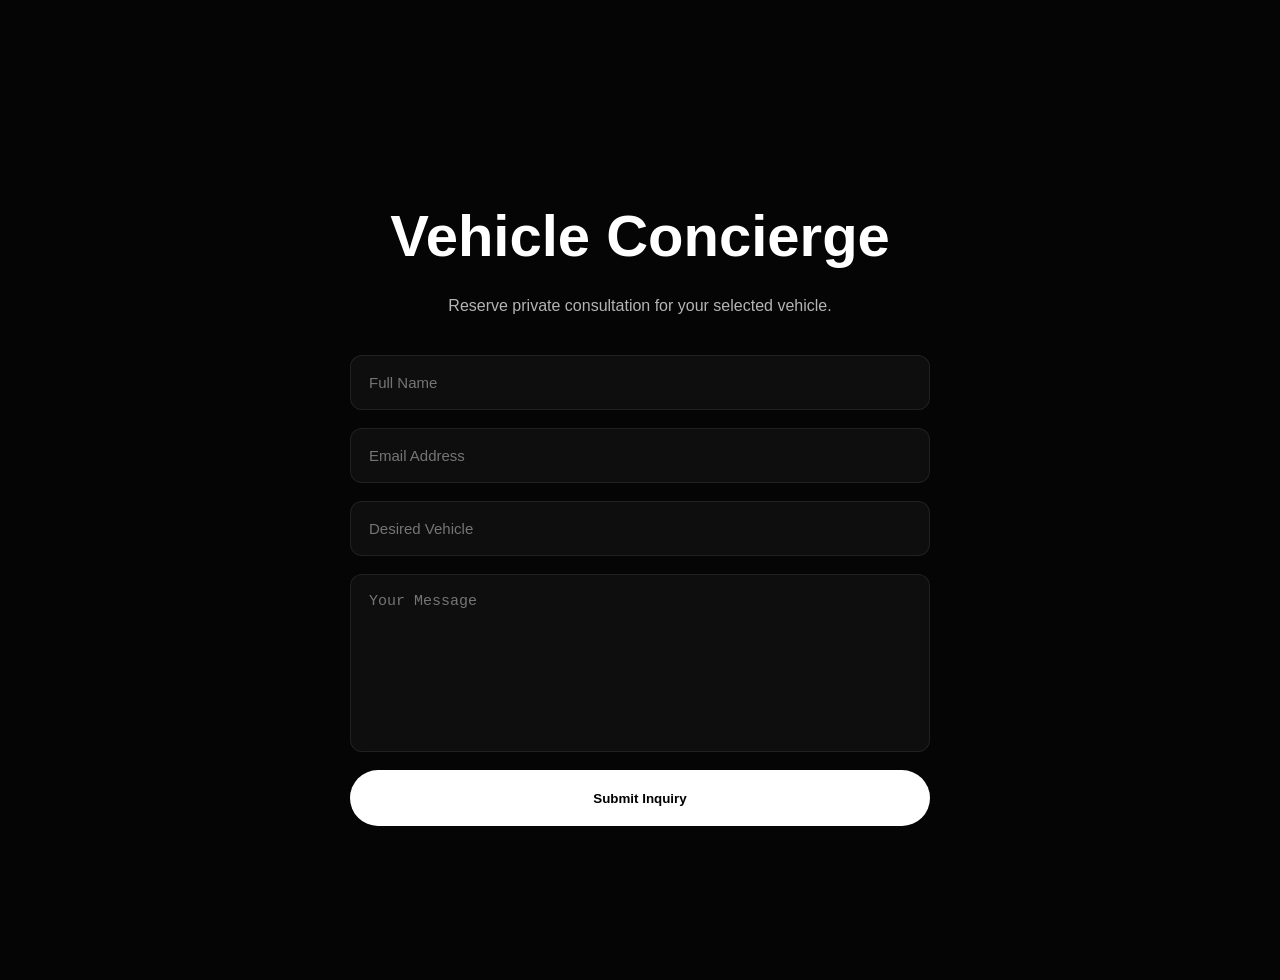
<file: contact.html>
<!DOCTYPE html>
<html lang="en">

<head>

<meta charset="UTF-8">

<meta name="viewport" content="width=device-width, initial-scale=1.0">

<title>Concierge</title>

<link rel="stylesheet" href="style.css">

</head>

<body class="concierge-page">

<section class="concierge-section">

    <h1>Vehicle Concierge</h1>

    <p>
        Reserve private consultation for your selected vehicle.
    </p>

    <form class="concierge-form">

        <input type="text"
               placeholder="Full Name"
               required>

        <input type="email"
               placeholder="Email Address"
               required>

        <input type="text"
               placeholder="Desired Vehicle"
               required>

        <textarea placeholder="Your Message"
                  required></textarea>

        <button type="submit">
            Submit Inquiry
        </button>

    </form>

</section>

</body>

</html>
</file>
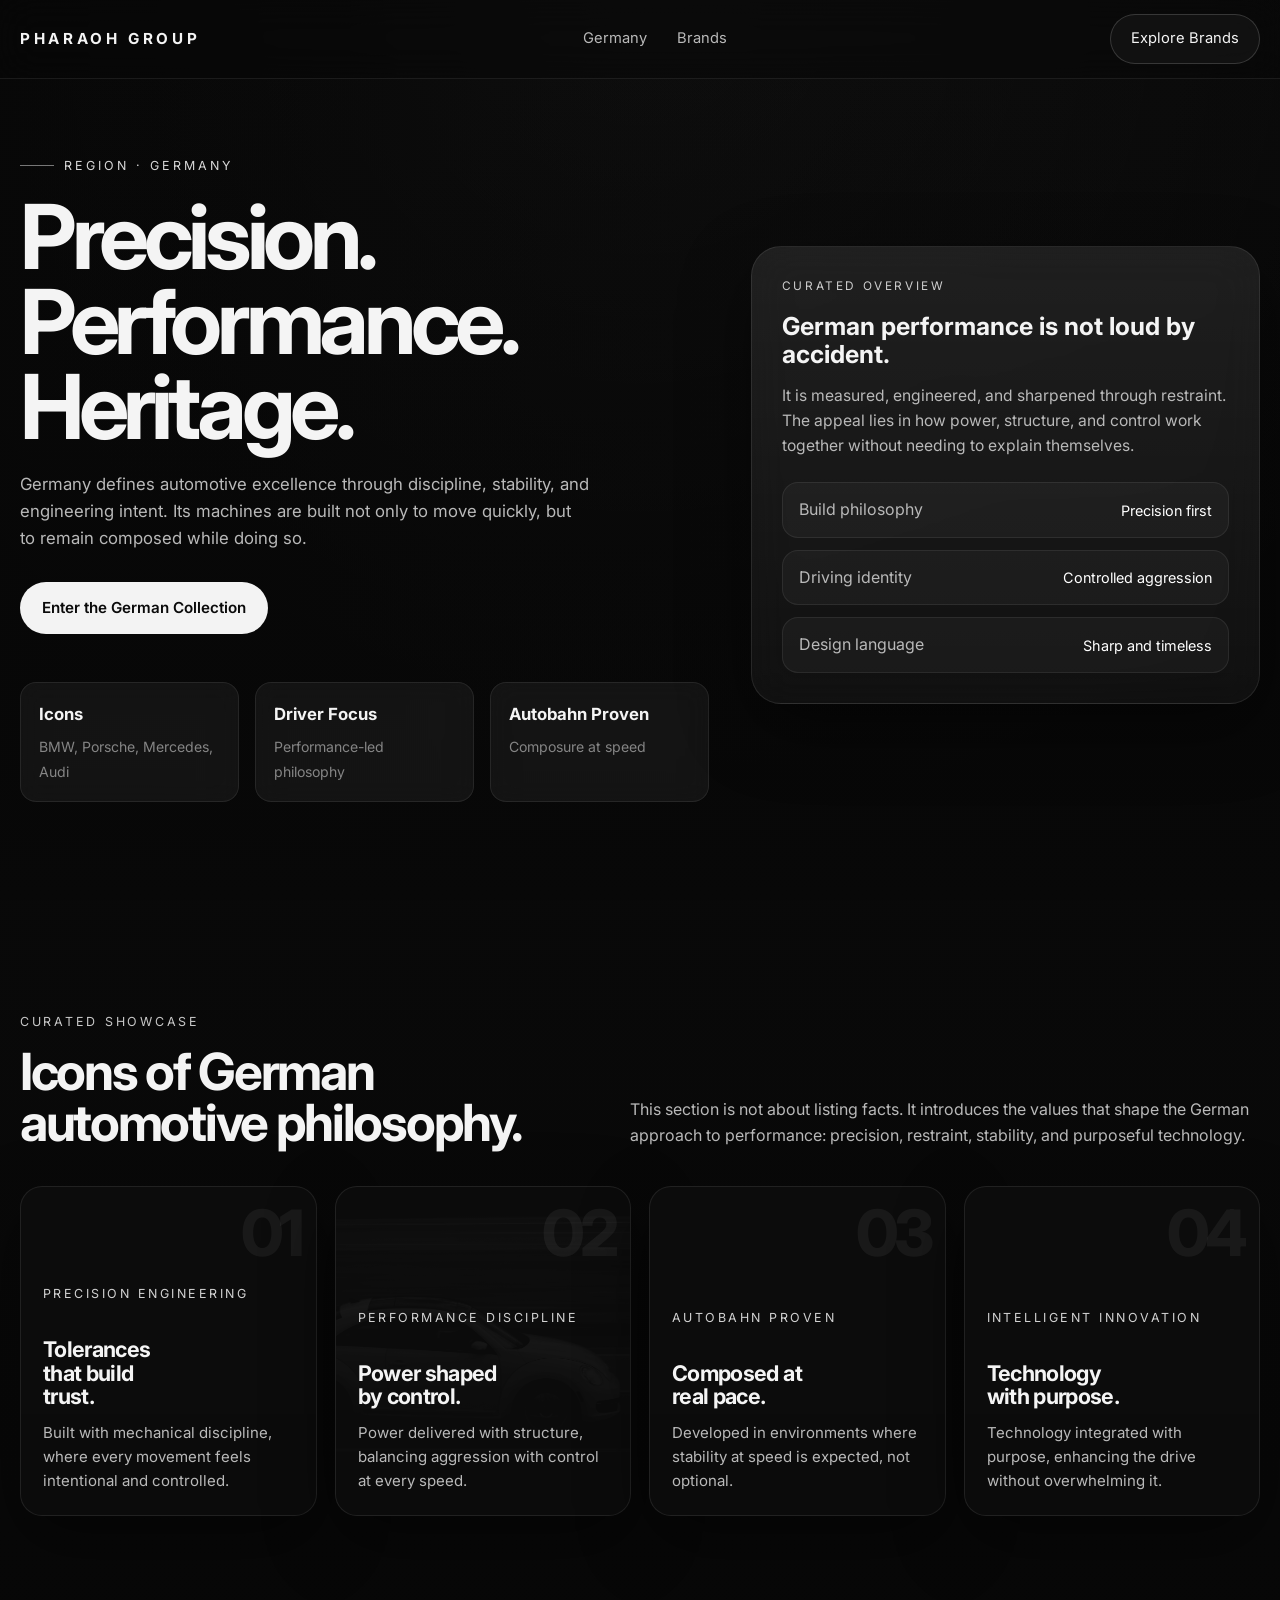
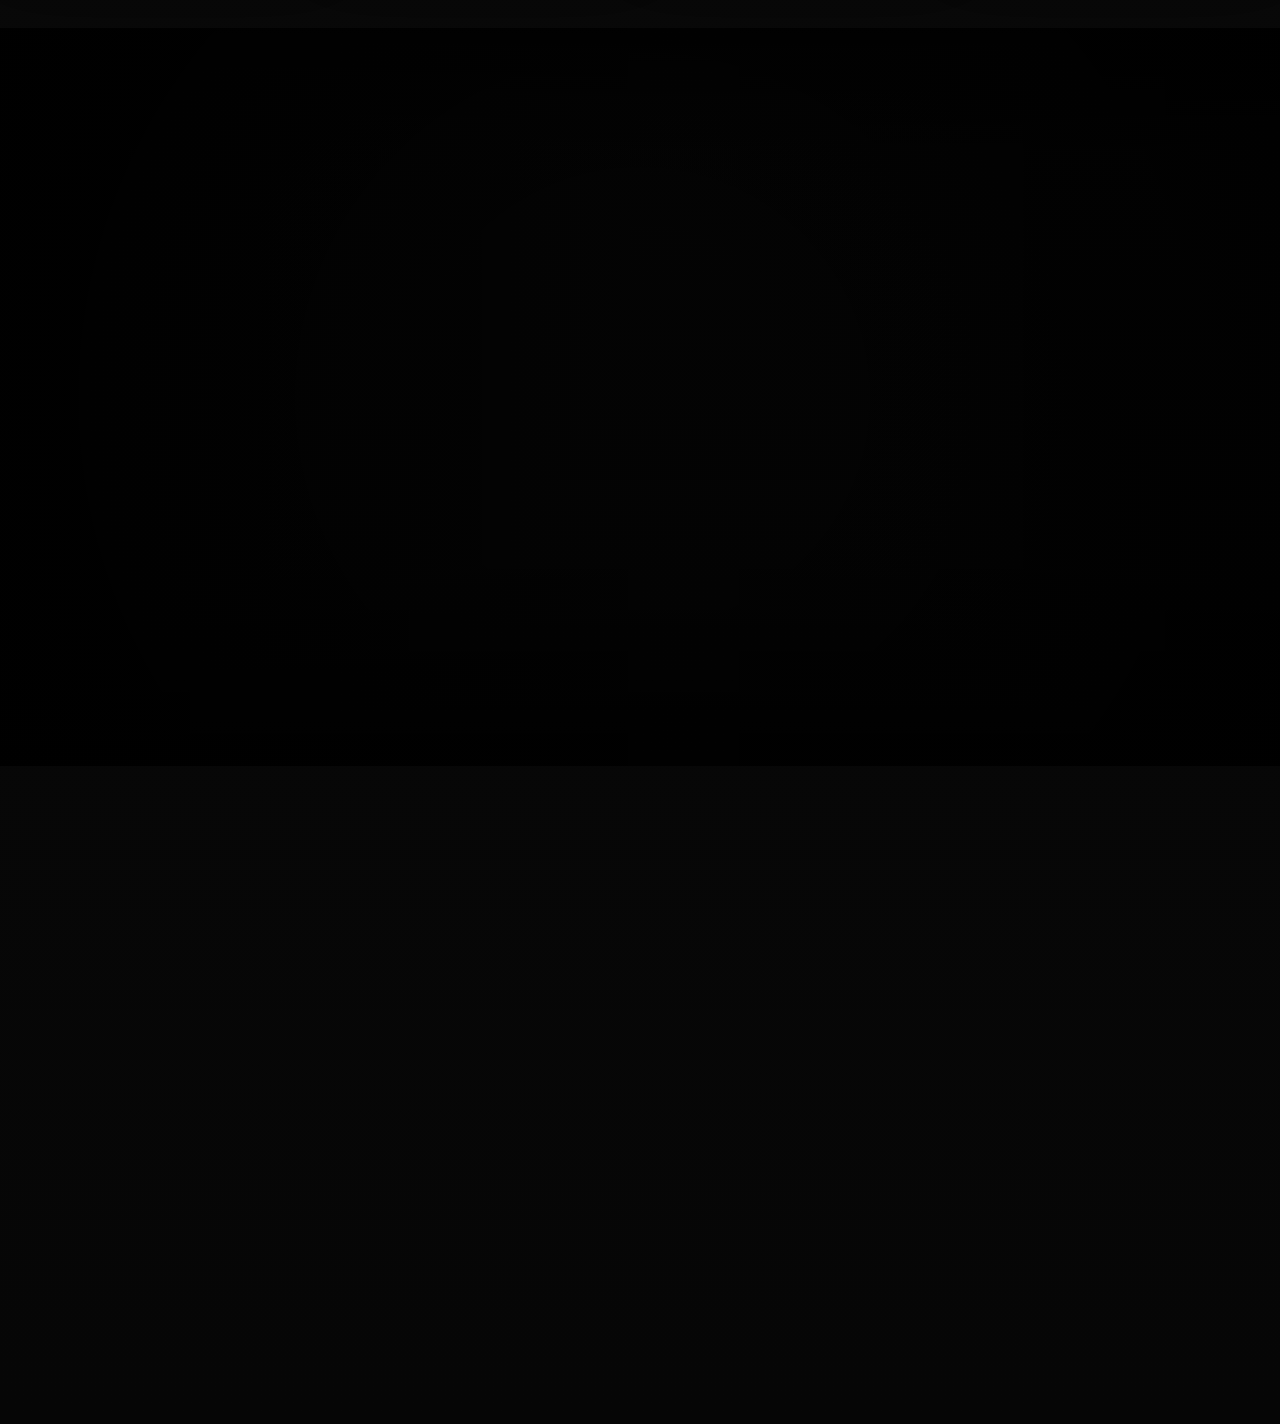
<file: germany.html>
<!DOCTYPE html>
<html lang="en">
<head>
  <meta charset="UTF-8" />
  <meta name="viewport" content="width=device-width, initial-scale=1.0" />
  <title>Pharaoh Group | Germany</title>
  <link rel="preconnect" href="https://fonts.googleapis.com">
  <link rel="preconnect" href="https://fonts.gstatic.com" crossorigin>
  <link href="https://fonts.googleapis.com/css2?family=Inter:wght@300;400;500;600;700;800&display=swap" rel="stylesheet">

  <style>
    :root {
      --bg: #080808;
      --panel: rgba(255,255,255,0.055);
      --panel-strong: rgba(255,255,255,0.1);
      --line: rgba(255,255,255,0.12);
      --text: #f4f4f4;
      --muted: #b9b9b9;
      --soft: #858585;
      --max-width: 1280px;
      --radius-xl: 30px;
      --radius-lg: 22px;
      --radius-md: 16px;
      --shadow: 0 24px 70px rgba(0,0,0,0.45);
    }

    * {
      box-sizing: border-box;
      margin: 0;
      padding: 0;
    }

    html {
      scroll-behavior: smooth;
    }

    body {
      font-family: 'Inter', sans-serif;
      background:
        radial-gradient(circle at top, rgba(255,255,255,0.055), transparent 28%),
        linear-gradient(180deg, #0a0a0a 0%, #060606 100%);
      color: var(--text);
      line-height: 1.6;
      overflow-x: hidden;
    }

    a {
      color: inherit;
      text-decoration: none;
    }

    img {
      max-width: 100%;
      display: block;
    }

    .container {
      width: min(var(--max-width), calc(100% - 40px));
      margin: 0 auto;
    }

    /* ================= HEADER ================= */
    .site-header {
      position: fixed;
      top: 0;
      left: 0;
      width: 100%;
      z-index: 1000;
      background: rgba(7,7,7,0.45);
      backdrop-filter: blur(18px);
      border-bottom: 1px solid rgba(255,255,255,0.08);
    }

    .nav {
      min-height: 78px;
      display: flex;
      align-items: center;
      justify-content: space-between;
      gap: 24px;
    }

    .brand {
      font-size: 0.95rem;
      font-weight: 700;
      letter-spacing: 0.24em;
      text-transform: uppercase;
    }

    .nav-links {
      display: flex;
      gap: 30px;
      align-items: center;
      color: var(--muted);
      font-size: 0.92rem;
    }

    .nav-links a {
      transition: 0.25s ease;
    }

    .nav-links a:hover {
      color: #fff;
    }

    .cta {
      padding: 12px 20px;
      border: 1px solid rgba(255,255,255,0.16);
      border-radius: 999px;
      font-size: 0.92rem;
      transition: 0.3s ease;
      background: rgba(255,255,255,0.04);
    }

    .cta:hover {
      background: rgba(255,255,255,0.11);
      transform: translateY(-1px);
    }

    /* ================= HERO ================= */
    .hero {
      min-height: 100vh;
      position: relative;
      display: flex;
      align-items: center;
      padding: 120px 0 70px;
      overflow: hidden;
    }

    .hero::before {
      content: "";
      position: absolute;
      inset: 0;
      background:
        linear-gradient(90deg, rgba(7,7,7,0.88) 0%, rgba(7,7,7,0.52) 46%, rgba(7,7,7,0.36) 100%),
        url('https://images.unsplash.com/photo-1503376780353-7e6692767b70?auto=format&fit=crop&w=1800&q=80') center/cover no-repeat;
      z-index: -2;
      transform: scale(1.04);
    }

    .hero::after {
      content: "";
      position: absolute;
      inset: 0;
      background: linear-gradient(180deg, rgba(7,7,7,0.14) 0%, rgba(7,7,7,0.64) 80%, #080808 100%);
      z-index: -1;
    }

    .hero-content {
      display: grid;
      grid-template-columns: 1.15fr 0.85fr;
      gap: 42px;
      align-items: end;
    }

    .eyebrow {
      display: inline-flex;
      align-items: center;
      gap: 10px;
      font-size: 0.78rem;
      text-transform: uppercase;
      letter-spacing: 0.24em;
      color: #d8d8d8;
      margin-bottom: 18px;
    }

    .eyebrow::before {
      content: "";
      width: 34px;
      height: 1px;
      background: rgba(255,255,255,0.45);
    }

    .hero h1 {
      font-size: clamp(3rem, 7vw, 6rem);
      line-height: 0.95;
      letter-spacing: -0.06em;
      max-width: 8ch;
      margin-bottom: 22px;
    }

    .hero p {
      max-width: 570px;
      font-size: 1.05rem;
      color: var(--muted);
      margin-bottom: 30px;
    }

    .hero-actions {
      display: flex;
      flex-wrap: wrap;
      gap: 16px;
      margin-bottom: 48px;
    }

    .button-primary,
    .button-secondary {
      padding: 14px 22px;
      border-radius: 999px;
      font-weight: 600;
      font-size: 0.95rem;
      transition: 0.3s ease;
    }

    .button-primary {
      background: #f3f3f3;
      color: #0a0a0a;
    }

    .button-primary:hover {
      transform: translateY(-2px);
    }

    .button-secondary {
      border: 1px solid rgba(255,255,255,0.16);
      background: rgba(255,255,255,0.04);
    }

    .button-secondary:hover {
      background: rgba(255,255,255,0.09);
    }

    .hero-stats {
      display: grid;
      grid-template-columns: repeat(3, minmax(120px, 1fr));
      gap: 16px;
    }

    .stat {
      padding: 18px 18px 16px;
      border-radius: var(--radius-md);
      background: rgba(255,255,255,0.052);
      border: 1px solid rgba(255,255,255,0.08);
      backdrop-filter: blur(12px);
    }

    .stat strong {
      display: block;
      font-size: 1.05rem;
      margin-bottom: 6px;
    }

    .stat span {
      color: var(--soft);
      font-size: 0.88rem;
    }

    .hero-panel {
      padding: 30px;
      background: linear-gradient(180deg, rgba(255,255,255,0.088) 0%, rgba(255,255,255,0.038) 100%);
      border: 1px solid rgba(255,255,255,0.09);
      border-radius: var(--radius-xl);
      box-shadow: var(--shadow);
      backdrop-filter: blur(22px);
      align-self: center;
    }

    .panel-label {
      font-size: 0.74rem;
      text-transform: uppercase;
      letter-spacing: 0.22em;
      color: #cfcfcf;
      margin-bottom: 16px;
      display: block;
    }

    .hero-panel h2 {
      font-size: 1.55rem;
      line-height: 1.15;
      margin-bottom: 14px;
    }

    .hero-panel p {
      font-size: 0.98rem;
      color: var(--muted);
      margin-bottom: 24px;
    }

    .panel-list {
      display: grid;
      gap: 12px;
    }

    .panel-item {
      display: flex;
      justify-content: space-between;
      align-items: center;
      gap: 16px;
      padding: 14px 16px;
      border: 1px solid rgba(255,255,255,0.08);
      background: rgba(255,255,255,0.035);
      border-radius: 16px;
      color: var(--muted);
    }

    .panel-item span:last-child {
      color: #fff;
      font-size: 0.9rem;
    }

    /* ================= GENERAL SECTIONS ================= */
    section {
      padding: 112px 0;
    }

    .section-heading {
      display: grid;
      grid-template-columns: 0.95fr 1.05fr;
      gap: 40px;
      align-items: end;
      margin-bottom: 38px;
    }

    .section-heading .small-label {
      font-size: 0.78rem;
      text-transform: uppercase;
      letter-spacing: 0.22em;
      color: #c8c8c8;
      margin-bottom: 14px;
      display: block;
    }

    .section-heading h2 {
      font-size: clamp(2rem, 4vw, 3.4rem);
      line-height: 1;
      letter-spacing: -0.045em;
    }

    .section-heading p {
      color: var(--muted);
      max-width: 700px;
      font-size: 1rem;
    }

    /* ================= ICONS ================= */
    .icons-grid {
      display: grid;
      grid-template-columns: repeat(4, 1fr);
      gap: 18px;
    }

    .icon-card {
      min-height: 330px;
      padding: 22px;
      border-radius: var(--radius-lg);
      border: 1px solid rgba(255,255,255,0.08);
      position: relative;
      overflow: hidden;
      transition: transform 0.38s ease, border-color 0.38s ease, background 0.38s ease;
      box-shadow: var(--shadow);
      background: #0e0e0e;
      display: flex;
      flex-direction: column;
      justify-content: flex-end;
    }

    .icon-card::before {
      content: "";
      position: absolute;
      inset: 0;
      background:
        linear-gradient(180deg, rgba(0,0,0,0.42) 0%, rgba(0,0,0,0.76) 62%, rgba(0,0,0,0.92) 100%),
        var(--icon-image) center/cover no-repeat;
      opacity: 0.18;
      transform: scale(1.02);
      filter: saturate(0.82) contrast(1.08);
      transition: opacity 0.6s ease, transform 0.6s ease, filter 0.6s ease;
      z-index: 0;
    }

    .icon-card::after {
      content: attr(data-mark);
      position: absolute;
      right: 16px;
      top: 14px;
      font-size: 4rem;
      font-weight: 800;
      line-height: 1;
      color: rgba(255,255,255,0.055);
      letter-spacing: -0.08em;
      z-index: 1;
    }

    .icon-card:hover {
      transform: translateY(-8px);
      border-color: rgba(255,255,255,0.18);
      background: #121212;
    }

    .icon-card:hover::before {
      opacity: 0.48;
      transform: scale(1.07);
      filter: saturate(0.95) contrast(1.12);
    }

    .icon-content {
      position: relative;
      z-index: 2;
    }

    .icon-label {
      display: inline-block;
      font-size: 0.78rem;
      text-transform: uppercase;
      letter-spacing: 0.2em;
      color: #d2d2d2;
      margin-bottom: 34px;
    }

    .icon-card h3 {
      font-size: 1.35rem;
      line-height: 1.1;
      margin-bottom: 12px;
      max-width: 10ch;
      letter-spacing: -0.03em;
    }

    .icon-card p {
      color: var(--muted);
      font-size: 0.94rem;
      max-width: 32ch;
    }

    /* ================= ATMOSPHERE ================= */
    .atmosphere {
      position: relative;
      min-height: 82vh;
      display: flex;
      align-items: center;
      overflow: hidden;
      padding: 100px 0;
    }

    .atmosphere-video {
      position: absolute;
      inset: 0;
      width: 100%;
      height: 100%;
      object-fit: cover;
      z-index: -3;
      animation: slowZoom 14s ease-in-out infinite alternate;
    }

    .atmosphere::before {
      content: "";
      position: absolute;
      inset: 0;
      background:
        linear-gradient(90deg, rgba(0,0,0,0.86) 0%, rgba(0,0,0,0.48) 52%, rgba(0,0,0,0.66) 100%),
        linear-gradient(180deg, rgba(0,0,0,0.82) 0%, rgba(0,0,0,0.12) 18%, rgba(0,0,0,0.18) 72%, rgba(0,0,0,0.9) 100%);
      z-index: -2;
    }

    .atmosphere::after {
      content: "";
      position: absolute;
      inset: 0;
      background: radial-gradient(circle at center, transparent 0%, rgba(0,0,0,0.28) 52%, rgba(0,0,0,0.72) 100%);
      z-index: -1;
    }

    @keyframes slowZoom {
      from { transform: scale(1.04); }
      to { transform: scale(1.1); }
    }

    .atmosphere-text {
      max-width: 760px;
    }

    .atmosphere-text span {
      display: block;
      font-size: 0.78rem;
      text-transform: uppercase;
      letter-spacing: 0.24em;
      color: #d7d7d7;
      margin-bottom: 18px;
    }

    .atmosphere-text h3 {
      font-size: clamp(2.6rem, 5vw, 5rem);
      line-height: 0.96;
      letter-spacing: -0.06em;
      max-width: 10ch;
    }

    /* ================= BRANDS ================= */
    .brands-grid {
      display: grid;
      grid-template-columns: repeat(4, 1fr);
      gap: 20px;
      margin-top: 36px;
    }

    .brand-card {
      position: relative;
      min-height: 310px;
      padding: 24px;
      border-radius: var(--radius-lg);
      border: 1px solid rgba(255,255,255,0.08);
      overflow: hidden;
      display: flex;
      flex-direction: column;
      justify-content: flex-end;
      background: #101010;
      transition: transform 0.38s ease, border-color 0.38s ease, box-shadow 0.38s ease;
      box-shadow: 0 20px 55px rgba(0,0,0,0.28);
    }

    .brand-card::before {
      content: "";
      position: absolute;
      inset: 0;
      background:
        linear-gradient(180deg, rgba(0,0,0,0.38) 0%, rgba(0,0,0,0.78) 72%, rgba(0,0,0,0.94) 100%),
        var(--brand-image) center/cover no-repeat;
      opacity: 0.12;
      transform: scale(1.02);
      filter: saturate(0.82) contrast(1.06);
      transition: opacity 0.6s ease, transform 0.6s ease, filter 0.6s ease;
      z-index: 0;
    }

    .brand-card:hover {
      transform: translateY(-7px);
      border-color: rgba(255,255,255,0.18);
      box-shadow: 0 26px 76px rgba(0,0,0,0.5);
    }

    .brand-card:hover::before {
      opacity: 0.58;
      transform: scale(1.07);
      filter: saturate(0.96) contrast(1.12);
    }

    .brand-card > * {
      position: relative;
      z-index: 1;
    }

    .brand-pill {
      align-self: flex-start;
      margin-bottom: auto;
      font-size: 0.72rem;
      text-transform: uppercase;
      letter-spacing: 0.18em;
      color: #dedede;
      padding: 8px 12px;
      border-radius: 999px;
      background: rgba(255,255,255,0.08);
      border: 1px solid rgba(255,255,255,0.12);
      backdrop-filter: blur(8px);
    }

    .brand-card h3 {
      font-size: 1.9rem;
      line-height: 1;
      margin-bottom: 10px;
      letter-spacing: -0.05em;
    }

    .brand-card p {
      color: #dddddd;
      font-size: 0.95rem;
      max-width: 28ch;
      margin-bottom: 18px;
    }

    .brand-link {
      font-size: 0.92rem;
      color: #fff;
      opacity: 0.9;
    }

    /* ================= TRANSITION ================= */
    .transition-section {
      padding-top: 70px;
      padding-bottom: 130px;
    }

    .transition-box {
      padding: 42px;
      border: 1px solid rgba(255,255,255,0.08);
      border-radius: 30px;
      background: linear-gradient(180deg, rgba(255,255,255,0.055) 0%, rgba(255,255,255,0.03) 100%);
      display: flex;
      flex-wrap: wrap;
      align-items: center;
      justify-content: space-between;
      gap: 28px;
    }

    .transition-box h3 {
      font-size: clamp(1.8rem, 4vw, 3rem);
      letter-spacing: -0.045em;
      line-height: 1;
      margin-bottom: 12px;
    }

    .transition-box p {
      color: var(--muted);
      max-width: 52ch;
    }

    .transition-links {
      display: flex;
      flex-wrap: wrap;
      gap: 14px;
    }

    .transition-links a {
      padding: 13px 18px;
      border-radius: 999px;
      border: 1px solid rgba(255,255,255,0.12);
      background: rgba(255,255,255,0.035);
      transition: 0.3s ease;
    }

    .transition-links a:hover {
      background: rgba(255,255,255,0.1);
      transform: translateY(-2px);
    }

    /* ================= SCROLL REVEAL ================= */
    .reveal {
      opacity: 0;
      transform: translateY(34px);
      transition: opacity 0.85s ease, transform 0.85s ease;
    }

    .reveal.show {
      opacity: 1;
      transform: translateY(0);
    }

    .stagger-1 { transition-delay: 0.08s; }
    .stagger-2 { transition-delay: 0.16s; }
    .stagger-3 { transition-delay: 0.24s; }
    .stagger-4 { transition-delay: 0.32s; }

    @media (max-width: 1100px) {
      .hero-content,
      .section-heading {
        grid-template-columns: 1fr;
      }

      .icons-grid,
      .brands-grid {
        grid-template-columns: repeat(2, 1fr);
      }
    }

    @media (max-width: 780px) {
      .nav-links {
        display: none;
      }

      .hero {
        min-height: auto;
        padding-top: 130px;
      }

      .hero-stats,
      .icons-grid,
      .brands-grid {
        grid-template-columns: 1fr;
      }

      .hero-panel,
      .transition-box {
        padding: 24px;
      }

      section {
        padding: 88px 0;
      }

      .atmosphere {
        min-height: 64vh;
      }

      .container {
        width: min(var(--max-width), calc(100% - 24px));
      }
    }
  </style>
</head>
<body>
  <header class="site-header">
    <div class="container nav">
      <a href="index.html" class="brand">Pharaoh Group</a>

      <nav class="nav-links">
        <a href="#hero">Germany</a>
        <a href="#brands">Brands</a>
      </nav>

      <a href="#brands" class="cta">Explore Brands</a>
    </div>
  </header>

  <main>
    <section class="hero" id="hero">
      <div class="container hero-content">
        <div class="reveal show">
          <span class="eyebrow">Region · Germany</span>
          <h1>Precision. Performance. Heritage.</h1>
          <p>
            Germany defines automotive excellence through discipline, stability, and engineering intent.
            Its machines are built not only to move quickly, but to remain composed while doing so.
          </p>

          <div class="hero-actions">
            <a href="#brands" class="button-primary">Enter the German Collection</a>
            
          </div>

          <div class="hero-stats">
            <div class="stat">
              <strong>Icons</strong>
              <span>BMW, Porsche, Mercedes, Audi</span>
            </div>
            <div class="stat">
              <strong>Driver Focus</strong>
              <span>Performance-led philosophy</span>
            </div>
            <div class="stat">
              <strong>Autobahn Proven</strong>
              <span>Composure at speed</span>
            </div>
          </div>
        </div>

        <aside class="hero-panel reveal stagger-2 show">
          <span class="panel-label">Curated Overview</span>
          <h2>German performance is not loud by accident.</h2>
          <p>
            It is measured, engineered, and sharpened through restraint. The appeal lies in how power,
            structure, and control work together without needing to explain themselves.
          </p>

          <div class="panel-list">
            <div class="panel-item">
              <span>Build philosophy</span>
              <span>Precision first</span>
            </div>
            <div class="panel-item">
              <span>Driving identity</span>
              <span>Controlled aggression</span>
            </div>
            <div class="panel-item">
              <span>Design language</span>
              <span>Sharp and timeless</span>
            </div>
          </div>
        </aside>
      </div>
    </section>

    <section id="icons">
      <div class="container">
        <div class="section-heading reveal">
          <div>
            <span class="small-label">Curated Showcase</span>
            <h2>Icons of German automotive philosophy.</h2>
          </div>
          <p>
            This section is not about listing facts. It introduces the values that shape the German approach to performance:
            precision, restraint, stability, and purposeful technology.
          </p>
        </div>

        <div class="icons-grid">
          <article class="icon-card reveal stagger-1" data-mark="01" style="--icon-image:url('https://images.unsplash.com/photo-1553440569-bcc63803a83d?auto=format&fit=crop&w=1100&q=80');">
            <div class="icon-content">
              <span class="icon-label">Precision Engineering</span>
              <h3>Tolerances that build trust.</h3>
              <p>Built with mechanical discipline, where every movement feels intentional and controlled.</p>
            </div>
          </article>

          <article class="icon-card reveal stagger-2" data-mark="02" style="--icon-image:url('assets/images/performance.jpg');">
            <div class="icon-content">
              <span class="icon-label">Performance Discipline</span>
              <h3>Power shaped by control.</h3>
              <p>Power delivered with structure, balancing aggression with control at every speed.</p>
            </div>
          </article>

          <article class="icon-card reveal stagger-3" data-mark="03" style="--icon-image:url('https://images.unsplash.com/photo-1500530855697-b586d89ba3ee?auto=format&fit=crop&w=1100&q=80');">
            <div class="icon-content">
              <span class="icon-label">Autobahn Proven</span>
              <h3>Composed at real pace.</h3>
              <p>Developed in environments where stability at speed is expected, not optional.</p>
            </div>
          </article>

          <article class="icon-card reveal stagger-4" data-mark="04" style="--icon-image:url('https://images.unsplash.com/photo-1517524008697-84bbe3c3fd98?auto=format&fit=crop&w=1100&q=80');">
            <div class="icon-content">
              <span class="icon-label">Intelligent Innovation</span>
              <h3>Technology with purpose.</h3>
              <p>Technology integrated with purpose, enhancing the drive without overwhelming it.</p>
            </div>
          </article>
        </div>
      </div>
    </section>

    <section class="atmosphere">
      <video class="atmosphere-video" autoplay muted loop playsinline preload="metadata">
        <source src="assets/videos/germany-atmosphere.mp4" type="video/mp4">
      </video>
      <div class="container">
        <div class="atmosphere-text reveal">
          <span>Atmosphere</span>
          <h3>Engineered for composure at speed.</h3>
          
        </div>
      </div>
    </section>

    <section id="brands">
      <div class="container">
        <div class="section-heading reveal">
          <div>
            <span class="small-label">Brand Selection</span>
            <h2>Choose a German identity.</h2>
          </div>
          <p>
            
          </p>
        </div>

        <div class="brands-grid">
          <a href="#" class="brand-card reveal stagger-1" style="--brand-image:url('assets/images/bmw-front.jpg');">
            <span class="brand-pill">Driver-led performance</span>
            <h3>BMW</h3>
            <p>Sharp dynamics, modern aggression, and a philosophy built around the driver’s connection to the road.</p>
            <span class="brand-link">Explore BMW →</span>
          </a>

          <a href="#" class="brand-card reveal stagger-2" style="--brand-image:url('assets/images/porsche-rear.jpg');">
            <span class="brand-pill">Precision shaped by heritage</span>
            <h3>Porsche</h3>
            <p>Enduring design, motorsport lineage, and precision distilled into one of the most iconic silhouettes ever made.</p>
            <span class="brand-link">Explore Porsche →</span>
          </a>

          <a href="#" class="brand-card reveal stagger-3" style="--brand-image:url('assets/images/mercedes-amg.jpg');">
            <span class="brand-pill">Power with presence</span>
            <h3>Mercedes-AMG</h3>
            <p>Refined menace, muscular delivery, and commanding luxury with serious performance credibility.</p>
            <span class="brand-link">Explore Mercedes →</span>
          </a>

          <a href="#" class="brand-card reveal stagger-4" style="--brand-image:url('assets/images/audi-r8.jpg');">
            <span class="brand-pill">Technical clarity</span>
            <h3>Audi</h3>
            <p>Clean visual discipline, lighting precision, and understated sophistication shaped by technical confidence.</p>
            <span class="brand-link">Explore Audi →</span>
          </a>
        </div>
      </div>
    </section>

    
  </main>

  <script>
    const reveals = document.querySelectorAll('.reveal:not(.show)');

    const observer = new IntersectionObserver((entries) => {
      entries.forEach((entry) => {
        if (entry.isIntersecting) {
          entry.target.classList.add('show');
          observer.unobserve(entry.target);
        }
      });
    }, {
      threshold: 0.16
    });

    reveals.forEach((item) => observer.observe(item));
  </script>
</body>
</html>
</file>
<file: style.css>
body {
    margin: 0;
    background-color: #000;
}

/* NAVBAR */
.navbar {
    position: absolute;
    top: 0;
    left: 0;
    width: 100%;
    padding: 16px 0;
    z-index: 100;
}

.navbar .container {
    min-height: 60px;
    display: flex;
    justify-content: space-between;
    align-items: center;
    max-width: 100%;
    padding: 0 40px;
}

.nav-left,
.nav-right {
    display: flex;
    gap: 30px;
    align-items: center;
}

.nav-left a,
.nav-center a,
.nav-right a {
    text-decoration: none;
    color: white;
}

.nav-center a {
    font-size: 18px;
    letter-spacing: 3px;
    font-weight: 700;
}

.nav-left a,
.nav-right a {
    font-size: 15px;
    letter-spacing: 0.5px;
    font-weight: 500;
}

.concierge-btn {
    padding: 8px 18px;
    border: 1px solid rgba(255, 255, 255, 0.3);
    background: transparent;
    color: white;
    font-size: 14px;
    letter-spacing: 1px;
    text-decoration: none;
    transition: all 0.3s ease;
}

.concierge-btn:hover {
    border-color: white;
    background: rgba(255, 255, 255, 0.05);
}

/* NAVBAR REGIONS DROPDOWN */
.nav-dropdown {
    position: relative;
}

.regions-dropdown {
    position: absolute;
    top: 110%;
    left: 0;
    min-width: 240px;
    max-width: 260px;
    background: rgba(0, 0, 0, 0.35);
    backdrop-filter: blur(12px);
    border: 1px solid rgba(255, 255, 255, 0.08);
    padding: 14px 16px;
    display: flex;
    flex-direction: column;
    gap: 12px;
    z-index: 999;
    opacity: 0;
    transform: translateY(10px);
    pointer-events: none;
    visibility: hidden;
    transition: opacity 0.3s ease, transform 0.3s ease, visibility 0.3s ease;
}

.regions-dropdown.active {
    opacity: 1;
    transform: translateY(0);
    pointer-events: auto;
    visibility: visible;
}

.region-option {
    appearance: none;
    background: transparent;
    border: none;
    padding: 0;
    text-align: left;
    color: white;
    font-size: 15px;
    letter-spacing: 0.5px;
    cursor: pointer;
    opacity: 0.8;
    transition: opacity 0.3s ease, transform 0.3s ease;
}

.region-option:hover {
    opacity: 1;
    transform: translateX(4px);
}

.countries-list {
    display: none;
    flex-direction: column;
    gap: 0;
    margin-top: 8px;
    border-top: 1px solid rgba(255, 255, 255, 0.08);
    padding-top: 10px;
}

.countries-list.active {
    display: flex;
}

.country-item {
    display: flex;
    align-items: center;
    gap: 12px;
    padding: 10px 0;
    cursor: pointer;
    transition: all 0.3s ease;
    text-decoration: none;
}

.country-item img {
    width: 24px;
    height: 16px;
    object-fit: cover;
    border-radius: 2px;
    flex-shrink: 0;
}

.country-item span {
    color: white;
    font-size: 14px;
    letter-spacing: 0.4px;
}

.arrow {
    margin-left: auto;
    opacity: 0.5;
    transition: transform 0.3s ease, opacity 0.3s ease;
}

.country-item:hover .arrow {
    transform: translateX(6px);
    opacity: 1;
}

.country-item:hover {
    padding-left: 4px;
}

/* HERO */
.hero {
    position: relative;
    height: 100vh;
    overflow: hidden;
}

.hero-media {
    position: absolute;
    inset: 0;
}

.hero-slide,
.hero-video,
.hero-overlay {
    position: absolute;
    inset: 0;
}

.hero-slide {
    background-size: cover;
    background-position: center;
    background-repeat: no-repeat;
    opacity: 0;
    transform: scale(1.02);
    transition: opacity 1.4s ease, transform 6s ease;
}

.hero-slide.active {
    opacity: 1;
    transform: scale(1.08);
}

.hero-video {
    width: 100%;
    height: 100%;
    object-fit: cover;
    opacity: 0;
    transition: opacity 1.2s ease;
}

.hero-overlay {
    background: rgba(0, 0, 0, 0.5);
    z-index: 1;
}

 .hero-content {
    position: relative;
    z-index: 2;
    color: white;
    padding-left: 60px;
    max-width: 700px;
    padding-top: 260px;
}
.hero-content h1 {

    font-size: 56px;

    font-weight: 700;

    margin: 0 0 20px 0;
}




.hero-content p {

    font-size: 18px;

    line-height: 1.6;

    margin: 0;
}


#hero-subtext {
    opacity: 1;
    transition: opacity 0.5s ease;
}

.hero-indicators {
    position: absolute;
    left: 60px;
    bottom: 40px;
    z-index: 2;
    display: flex;
    gap: 8px;
}

.indicator {
    position: relative;
    width: 18px;
    height: 6px;
    border-radius: 999px;
    border: 1px solid rgba(255, 255, 255, 0.3);
    background: transparent;
    transition: all 0.3s ease;
    cursor: pointer;
}

.indicator.active {
    background: white;
    transform: scale(1.25);
    border-color: white;
}

.video-indicator {
    border-color: rgba(255, 255, 255, 0.2);
}

.video-indicator.active {
    background: white;
    transform: scale(1.4);
    opacity: 0.9;
}

/* REGION PAGE HERO */
.region-hero {
    position: relative;
    height: 75vh;
    background-size: cover;
    background-position: center;
    display: flex;
    align-items: end;
    padding: 0 60px 60px;
}

.region-hero-overlay {
    position: absolute;
    inset: 0;
    background: rgba(0, 0, 0, 0.45);
}

.region-hero-content {
    position: relative;
    z-index: 2;
    color: white;
    max-width: 700px;
}

.region-label {
    font-size: 14px;
    letter-spacing: 2px;
    text-transform: uppercase;
    opacity: 0.75;
    margin-bottom: 12px;
}

.region-hero-content h1 {
    font-size: 64px;
    margin: 0 0 18px 0;
    font-weight: 700;
}

.region-description {
    font-size: 18px;
    line-height: 1.7;
    max-width: 620px;
    margin: 0;
    opacity: 0.9;
}

/* COUNTRY GRID */
.country-grid-section {
    background: #000;
    padding: 70px 40px 100px;
}

.country-grid {
    display: grid;
    grid-template-columns: 1fr 1fr;
    gap: 20px;
}

.country-card {
    display: flex;
    align-items: center;
    gap: 18px;
    padding: 24px;
    text-decoration: none;
    color: white;
    background: rgba(255, 255, 255, 0.02);
    border: 1px solid rgba(255, 255, 255, 0.08);
    transition: all 0.3s ease;
}

.country-card:hover {
    transform: translateY(-4px);
    border-color: rgba(255, 255, 255, 0.18);
    background: rgba(255, 255, 255, 0.04);
}

.country-card img {
    width: 34px;
    height: 22px;
    object-fit: cover;
    border-radius: 2px;
    flex-shrink: 0;
}

.country-card-text h2 {
    margin: 0 0 6px 0;
    font-size: 22px;
    font-weight: 600;
}

.country-card-text p {
    margin: 0;
    font-size: 14px;
    opacity: 0.75;
    line-height: 1.5;
}

.country-arrow {
    margin-left: auto;
    font-size: 20px;
    opacity: 0.5;
    transition: transform 0.3s ease, opacity 0.3s ease;
}

.country-card:hover .country-arrow {
    transform: translateX(6px);
    opacity: 1;
}

.sound-toggle {
    position: absolute;
    bottom: 24px;
    right: 24px;
    z-index: 20;

    width: 62px;
    height: 62px;

    border: none;
    outline: none;
    border-radius: 50%;

    background: rgba(255,255,255,0.08);
    backdrop-filter: blur(18px);

    display: flex;
    align-items: center;
    justify-content: center;

    cursor: pointer;
    overflow: hidden;

    transition: all 0.35s ease;
    box-shadow: 0 0 25px rgba(255,255,255,0.06),
    inset 0 0 12px rgba(255,255,255,0.04);
}

.sound-toggle:hover {
    transform: scale(1.08);
    background: rgba(255,255,255,0.14);
}

.sound-toggle.active {
    background: rgba(255,255,255,0.18);
}

.sound-icon {
    position: relative;
    z-index: 2;

    color: white;
    font-size: 1.1rem;
    opacity: 0.92;
}

.sound-glow {
    position: absolute;
    inset: 0;

    background: radial-gradient(
        circle,
        rgba(255,255,255,0.16),
        transparent 70%
    );

    opacity: 0;
    transition: opacity 0.35s ease;
}

.sound-toggle:hover .sound-glow {
    opacity: 1;
}
/* =========================
   COLLECTIONS PAGE
========================= */

.collections-page {

    margin: 0;

    background:
    radial-gradient(
        circle at top,
        rgba(20,20,20,0.95),
        #050505 70%
    );

    font-family: Arial, sans-serif;
}



/* =========================
   COLLECTIONS HERO
========================= */

.collections-hero {

    height: 62vh;

    background:
    linear-gradient(
        rgba(0,0,0,0.68),
        rgba(0,0,0,0.85)
    ),
    url('resources/images/hero-bg.jpg');

    background-size: cover;

    background-position: center;

    position: relative;

    display: flex;

    justify-content: center;

    align-items: center;

    text-align: center;

    overflow: hidden;

    padding: 0 20px;
}



.hero-overlay {

    position: absolute;

    inset: 0;
}













/* =========================
   REGION SECTION
========================= */

.region-section {

    padding: 55px 8%;
}



.region-title {

    color: white;

    font-size: 18px;

    letter-spacing: 4px;

    text-transform: uppercase;

    margin-bottom: 35px;

    opacity: 0.9;

    text-align: center;
}



/* =========================
   CARS CONTAINER
========================= */

.cars-container {

    display: flex;

    flex-direction: column;

    gap: 18px;

    align-items: center;
}



/* =========================
   CAR CARD
========================= */

.car-card {

    width: 100%;

    max-width: 920px;

    min-height: 160px;

    background: rgba(255,255,255,0.025);

    border: 1px solid rgba(255,255,255,0.06);

    border-radius: 18px;

    overflow: hidden;

    display: flex;

    align-items: center;

    gap: 22px;

    padding: 14px;

    transition: 0.3s ease;
}



.car-card:hover {

    transform: translateY(-4px);

    border-color: rgba(255,255,255,0.18);

    background: rgba(255,255,255,0.04);
}



/* =========================
   CAR IMAGE
========================= */

.car-card img {

    width: 270px;

    height: 150px;

    object-fit: cover;

    border-radius: 12px;

    flex-shrink: 0;
}


/* =========================
   CAR INFO
========================= */

.car-info {

    flex: 1;
}



.car-info h3 {

    color: white;

    font-size: 22px;

    margin-bottom: 8px;

    font-weight: 600;
}


.car-info p {

    color: #bdbdbd;

    margin-bottom: 18px;

    line-height: 1.7;

    font-size: 16px;
}



.car-info span {

    display: block;

    color: white;

    opacity: 0.92;

    font-size: 16px;

    font-weight: 600;

    margin-bottom: 16px;
}


/* =========================
   CONCIERGE BUTTON
========================= */

.concierge-btn {

    display: inline-flex;

    align-items: center;

    justify-content: center;

    padding: 10px 20px;

    border-radius: 999px;

    text-decoration: none;

    color: white;

    font-size: 13px;

    letter-spacing: 1px;

    border: 1px solid rgba(255,255,255,0.1);

    background: rgba(255,255,255,0.03);

    transition: 0.3s ease;
}



.concierge-btn:hover {

    background: rgba(255,255,255,0.08);

    border-color: rgba(255,255,255,0.25);
}



/* =========================
   RESPONSIVE
========================= */

@media (max-width: 900px) {

    .car-card {

        flex-direction: column;

        align-items: flex-start;
    }

    .car-card img {

        width: 100%;

        height: 240px;
    }

  .hero-content h1 {

    font-size: clamp(58px, 8vw, 120px);

    font-weight: 700;

    margin-bottom: 18px;

    letter-spacing: 1px;
}

    .car-info h3 {

        font-size: 32px;
    }
}
.collections-hero .hero-content {

    position: relative;

    z-index: 2;

    color: white;

    text-align: center;

    padding: 0;

    max-width: 900px;
}

.collections-hero .hero-content h1 {

    font-size: clamp(44px, 5vw, 82px);

    font-weight: 600;

    line-height: 1.05;

    margin-bottom: 14px;

    letter-spacing: -2px;
}

.collections-hero .hero-content p {

    font-size: 15px;

    color: rgba(255,255,255,0.72);

    max-width: 620px;

    line-height: 1.8;

    margin: auto;
}
.concierge-page {

    margin: 0;

    background: #050505;

    font-family: Arial, sans-serif;

    color: white;
}

.concierge-section {

    min-height: 100vh;

    display: flex;

    flex-direction: column;

    justify-content: center;

    align-items: center;

    padding: 40px;
}

.concierge-section h1 {

    font-size: 58px;

    margin-bottom: 12px;
}

.concierge-section p {

    color: rgba(255,255,255,0.7);

    margin-bottom: 40px;
}

.concierge-form {

    width: 100%;

    max-width: 580px;

    display: flex;

    flex-direction: column;

    gap: 18px;
}

.concierge-form input,
.concierge-form textarea {

    background: rgba(255,255,255,0.04);

    border: 1px solid rgba(255,255,255,0.08);

    border-radius: 12px;

    padding: 18px;

    color: white;

    font-size: 15px;
}

.concierge-form textarea {

    min-height: 140px;

    resize: none;
}

.concierge-form button {

    height: 56px;

    border: none;

    border-radius: 999px;

    background: white;

    color: black;

    font-weight: 600;

    cursor: pointer;

    transition: 0.3s ease;
}

.concierge-form button:hover {

    opacity: 0.85;
}
</file>
